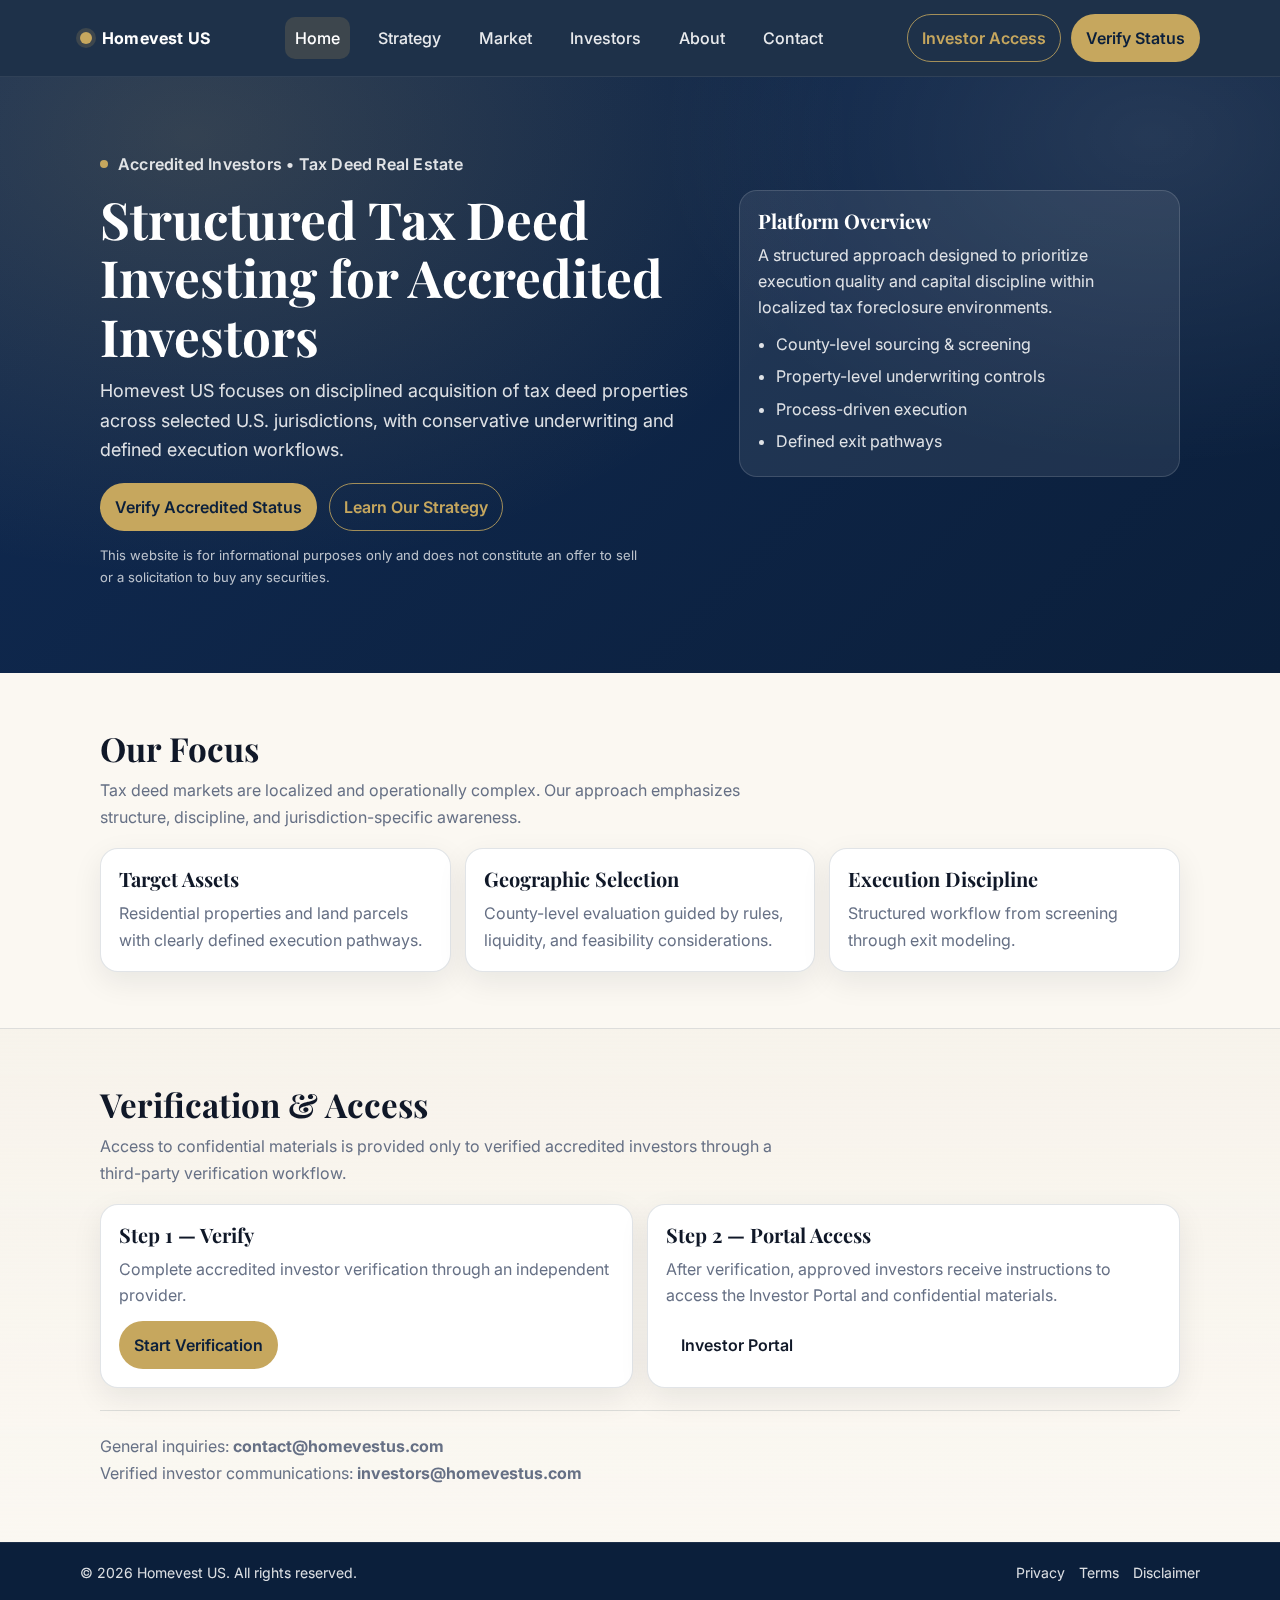
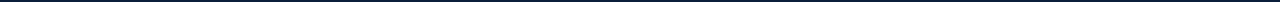
<file: index.html>
<!doctype html>
<html lang="en">
<head>
  <meta charset="utf-8" />
  <meta name="viewport" content="width=device-width,initial-scale=1" />
  <title>Homevest US | Tax Deed Investment Platform</title>
  <meta name="description" content="Homevest US is a boutique tax deed real estate investment platform structured for accredited investors." />
  <link rel="stylesheet" href="assets/css/styles.css" />
</head>
<body>
<a class="skip" href="#content">Skip to content</a>
<header id="siteHeader">
  <div class="container navbar">
    <a class="brand" href="index.html"><span class="mark" aria-hidden="true"></span><span>Homevest US</span></a>

    <nav class="navlinks" aria-label="Primary navigation">
      <a class="active" href="index.html">Home</a>
      <a class="" href="strategy.html">Strategy</a>
      <a class="" href="market.html">Market</a>
      <a class="" href="investors.html">Investors</a>
      <a class="" href="about.html">About</a>
      <a class="" href="contact.html">Contact</a>
    </nav>

    <div class="cta" aria-label="Call to action">
      <a class="btn ghost" href="investors.html">Investor Access</a>
      <a class="btn primary" href="verify.html">Verify Status</a>
    </div>

    <button class="menu-btn" type="button" aria-label="Open menu" aria-expanded="false" onclick="toggleNav()">
      <span class="bars" aria-hidden="true"><span></span><span></span><span></span></span>
    </button>
  </div>
</header>
<main id="content">
<section class="hero">
  <div class="container">
    <div class="kicker"><span class="dot" aria-hidden="true"></span>Accredited Investors • Tax Deed Real Estate</div>
    <div class="hero-grid">
      <div>
        <h1>Structured Tax Deed Investing for Accredited Investors</h1>
        <p class="lead">
          Homevest US focuses on disciplined acquisition of tax deed properties across selected U.S. jurisdictions,
          with conservative underwriting and defined execution workflows.
        </p>
        <div class="hero-actions">
          <a class="btn primary" href="verify.html">Verify Accredited Status</a>
          <a class="btn ghost" href="strategy.html">Learn Our Strategy</a>
        </div>
        <p class="note">
          This website is for informational purposes only and does not constitute an offer to sell or a solicitation to buy any securities.
        </p>
      </div>

      <aside class="panel" aria-label="Platform overview">
        <h3>Platform Overview</h3>
        <p style="margin:8px 0 0;color:rgba(255,255,255,.86)">
          A structured approach designed to prioritize execution quality and capital discipline within localized tax foreclosure environments.
        </p>
        <ul>
          <li>County-level sourcing & screening</li>
          <li>Property-level underwriting controls</li>
          <li>Process-driven execution</li>
          <li>Defined exit pathways</li>
        </ul>
      </aside>
    </div>
  </div>
</section>

<section class="section">
  <div class="container">
    <div class="section-title">
      <div>
        <h2>Our Focus</h2>
        <p>Tax deed markets are localized and operationally complex. Our approach emphasizes structure, discipline, and jurisdiction-specific awareness.</p>
      </div>
    </div>

    <div class="cards">
      <div class="card">
        <h3>Target Assets</h3>
        <p>Residential properties and land parcels with clearly defined execution pathways.</p>
      </div>
      <div class="card">
        <h3>Geographic Selection</h3>
        <p>County-level evaluation guided by rules, liquidity, and feasibility considerations.</p>
      </div>
      <div class="card">
        <h3>Execution Discipline</h3>
        <p>Structured workflow from screening through exit modeling.</p>
      </div>
    </div>
  </div>
</section>

<section class="section band">
  <div class="container">
    <div class="section-title">
      <div>
        <h2>Verification & Access</h2>
        <p>Access to confidential materials is provided only to verified accredited investors through a third-party verification workflow.</p>
      </div>
    </div>

    <div class="two-col">
      <div class="box">
        <h3>Step 1 — Verify</h3>
        <p>Complete accredited investor verification through an independent provider.</p>
        <div style="margin-top:12px;">
          <a class="btn primary" href="verify.html">Start Verification</a>
        </div>
      </div>
      <div class="box">
        <h3>Step 2 — Portal Access</h3>
        <p>After verification, approved investors receive instructions to access the Investor Portal and confidential materials.</p>
        <div style="margin-top:12px;">
          <a class="btn" href="portal.html">Investor Portal</a>
        </div>
      </div>
    </div>

    <hr class="sep" />
    <p style="margin:0;color:var(--muted)">
      General inquiries: <strong>contact@homevestus.com</strong><br/>
      Verified investor communications: <strong>investors@homevestus.com</strong>
    </p>
  </div>
</section>
</main>
<footer>
  <div class="container footer-grid">
    <div>© <span id="y"></span> Homevest US. All rights reserved.</div>
    <div class="footer-links">
      <a href="privacy.html">Privacy</a>
      <a href="terms.html">Terms</a>
      <a href="disclaimer.html">Disclaimer</a>
    </div>
  </div>
</footer>

<script>
  document.getElementById("y").textContent = new Date().getFullYear();

  function toggleNav(){
    const header = document.getElementById("siteHeader");
    const isOpen = header.classList.toggle("nav-open");
    const btn = header.querySelector(".menu-btn");
    btn.setAttribute("aria-expanded", isOpen ? "true" : "false");
  }

  document.addEventListener("click", function(e){
    const header = document.getElementById("siteHeader");
    if(!header.classList.contains("nav-open")) return;
    if(e.target.closest(".navlinks a")){
      header.classList.remove("nav-open");
      const btn = header.querySelector(".menu-btn");
      if(btn) btn.setAttribute("aria-expanded","false");
    }
  });
</script>
</body>
</html>
</file>
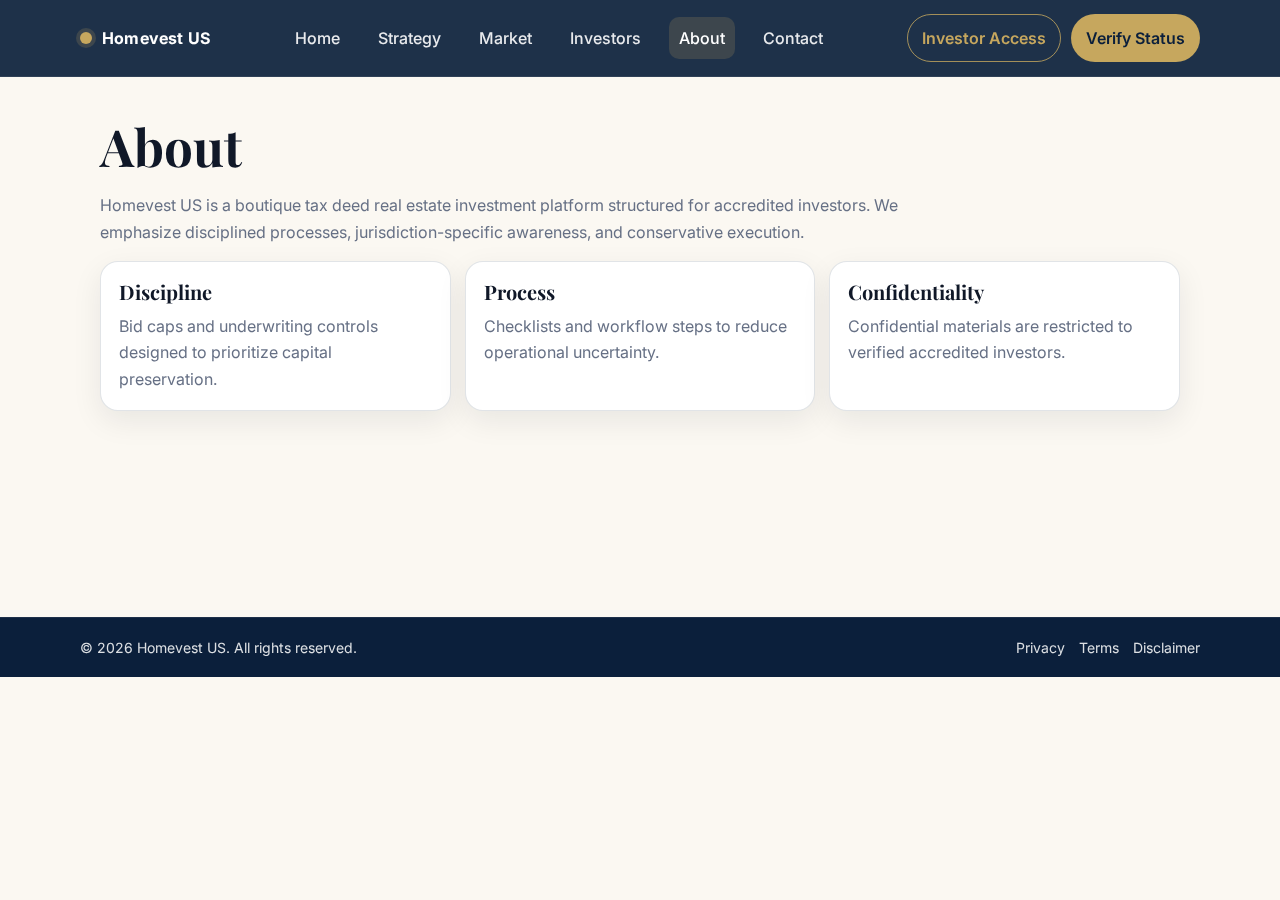
<file: about.html>
<!doctype html>
<html lang="en">
<head>
  <meta charset="utf-8" />
  <meta name="viewport" content="width=device-width,initial-scale=1" />
  <title>About | Homevest US</title>
  <meta name="description" content="About Homevest US and its disciplined approach to tax deed investing." />
  <link rel="stylesheet" href="assets/css/styles.css" />
</head>
<body>
<a class="skip" href="#content">Skip to content</a>
<header id="siteHeader">
  <div class="container navbar">
    <a class="brand" href="index.html"><span class="mark" aria-hidden="true"></span><span>Homevest US</span></a>

    <nav class="navlinks" aria-label="Primary navigation">
      <a class="" href="index.html">Home</a>
      <a class="" href="strategy.html">Strategy</a>
      <a class="" href="market.html">Market</a>
      <a class="" href="investors.html">Investors</a>
      <a class="active" href="about.html">About</a>
      <a class="" href="contact.html">Contact</a>
    </nav>

    <div class="cta" aria-label="Call to action">
      <a class="btn ghost" href="investors.html">Investor Access</a>
      <a class="btn primary" href="verify.html">Verify Status</a>
    </div>

    <button class="menu-btn" type="button" aria-label="Open menu" aria-expanded="false" onclick="toggleNav()">
      <span class="bars" aria-hidden="true"><span></span><span></span><span></span></span>
    </button>
  </div>
</header>
<main id="content">
<section class="page">
  <div class="container">
    <h1>About</h1>
    <p style="color:var(--muted);max-width:85ch">
      Homevest US is a boutique tax deed real estate investment platform structured for accredited investors.
      We emphasize disciplined processes, jurisdiction-specific awareness, and conservative execution.
    </p>

    <div class="cards" style="margin-top:16px;">
      <div class="card">
        <h3>Discipline</h3>
        <p>Bid caps and underwriting controls designed to prioritize capital preservation.</p>
      </div>
      <div class="card">
        <h3>Process</h3>
        <p>Checklists and workflow steps to reduce operational uncertainty.</p>
      </div>
      <div class="card">
        <h3>Confidentiality</h3>
        <p>Confidential materials are restricted to verified accredited investors.</p>
      </div>
    </div>
  </div>
</section>
</main>
<footer>
  <div class="container footer-grid">
    <div>© <span id="y"></span> Homevest US. All rights reserved.</div>
    <div class="footer-links">
      <a href="privacy.html">Privacy</a>
      <a href="terms.html">Terms</a>
      <a href="disclaimer.html">Disclaimer</a>
    </div>
  </div>
</footer>

<script>
  document.getElementById("y").textContent = new Date().getFullYear();

  function toggleNav(){
    const header = document.getElementById("siteHeader");
    const isOpen = header.classList.toggle("nav-open");
    const btn = header.querySelector(".menu-btn");
    btn.setAttribute("aria-expanded", isOpen ? "true" : "false");
  }

  document.addEventListener("click", function(e){
    const header = document.getElementById("siteHeader");
    if(!header.classList.contains("nav-open")) return;
    if(e.target.closest(".navlinks a")){
      header.classList.remove("nav-open");
      const btn = header.querySelector(".menu-btn");
      if(btn) btn.setAttribute("aria-expanded","false");
    }
  });
</script>
</body>
</html>
</file>
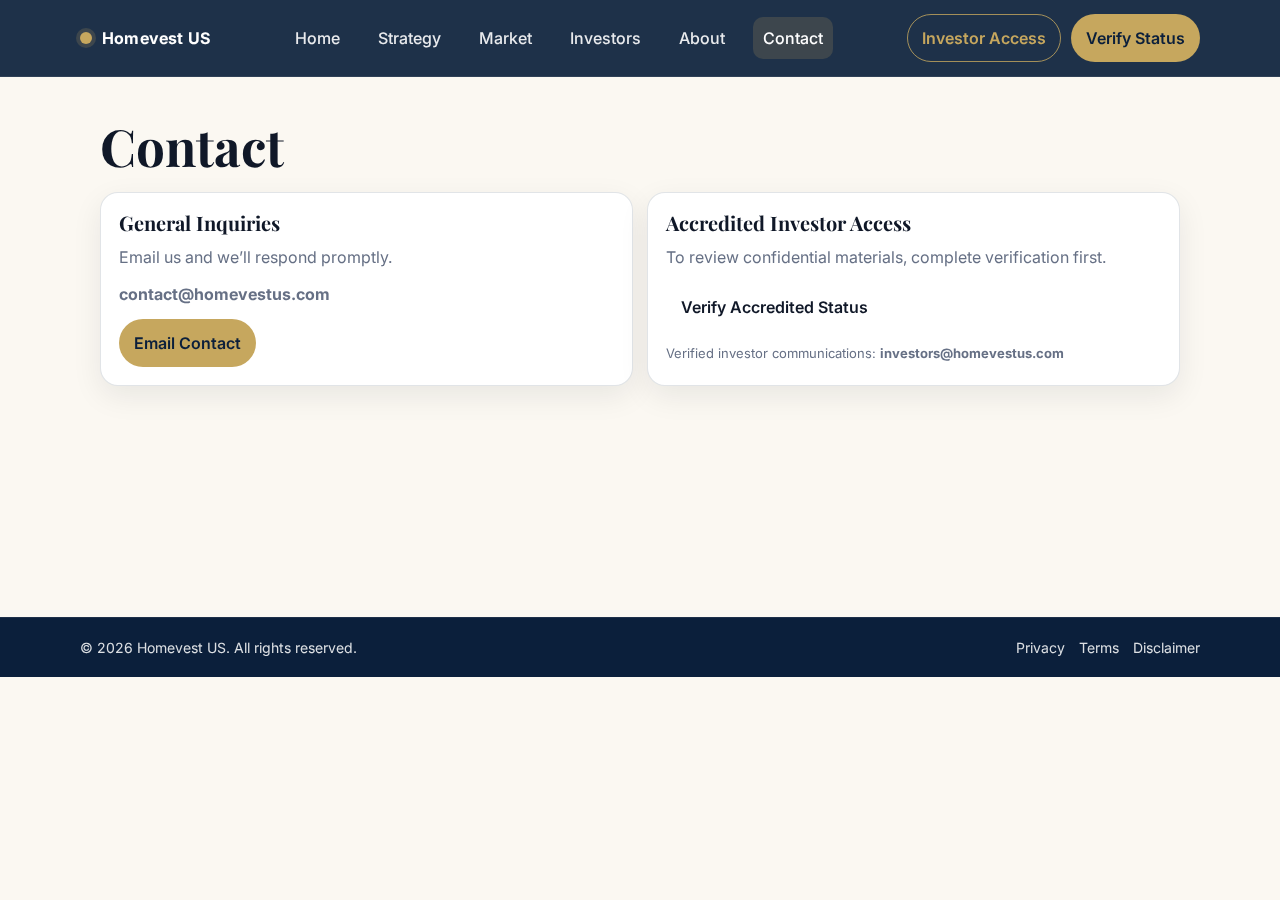
<file: contact.html>
<!doctype html>
<html lang="en">
<head>
  <meta charset="utf-8" />
  <meta name="viewport" content="width=device-width,initial-scale=1" />
  <title>Contact | Homevest US</title>
  <meta name="description" content="Contact Homevest US. Confidential materials available after verification." />
  <link rel="stylesheet" href="assets/css/styles.css" />
</head>
<body>
<a class="skip" href="#content">Skip to content</a>
<header id="siteHeader">
  <div class="container navbar">
    <a class="brand" href="index.html"><span class="mark" aria-hidden="true"></span><span>Homevest US</span></a>

    <nav class="navlinks" aria-label="Primary navigation">
      <a class="" href="index.html">Home</a>
      <a class="" href="strategy.html">Strategy</a>
      <a class="" href="market.html">Market</a>
      <a class="" href="investors.html">Investors</a>
      <a class="" href="about.html">About</a>
      <a class="active" href="contact.html">Contact</a>
    </nav>

    <div class="cta" aria-label="Call to action">
      <a class="btn ghost" href="investors.html">Investor Access</a>
      <a class="btn primary" href="verify.html">Verify Status</a>
    </div>

    <button class="menu-btn" type="button" aria-label="Open menu" aria-expanded="false" onclick="toggleNav()">
      <span class="bars" aria-hidden="true"><span></span><span></span><span></span></span>
    </button>
  </div>
</header>
<main id="content">
<section class="page">
  <div class="container">
    <h1>Contact</h1>
    <div class="two-col" style="margin-top:16px;">
      <div class="box">
        <h3>General Inquiries</h3>
        <p>Email us and we’ll respond promptly.</p>
        <p style="margin-top:10px;"><strong>contact@homevestus.com</strong></p>
        <div style="margin-top:12px;">
          <a class="btn primary" href="mailto:contact@homevestus.com?subject=Homevest%20US%20-%20Inquiry">Email Contact</a>
        </div>
      </div>
      <div class="box">
        <h3>Accredited Investor Access</h3>
        <p>To review confidential materials, complete verification first.</p>
        <div style="margin-top:12px;">
          <a class="btn" href="verify.html">Verify Accredited Status</a>
        </div>
        <p style="color:var(--muted);font-size:13px;margin-top:12px;">
          Verified investor communications: <strong>investors@homevestus.com</strong>
        </p>
      </div>
    </div>
  </div>
</section>
</main>
<footer>
  <div class="container footer-grid">
    <div>© <span id="y"></span> Homevest US. All rights reserved.</div>
    <div class="footer-links">
      <a href="privacy.html">Privacy</a>
      <a href="terms.html">Terms</a>
      <a href="disclaimer.html">Disclaimer</a>
    </div>
  </div>
</footer>

<script>
  document.getElementById("y").textContent = new Date().getFullYear();

  function toggleNav(){
    const header = document.getElementById("siteHeader");
    const isOpen = header.classList.toggle("nav-open");
    const btn = header.querySelector(".menu-btn");
    btn.setAttribute("aria-expanded", isOpen ? "true" : "false");
  }

  document.addEventListener("click", function(e){
    const header = document.getElementById("siteHeader");
    if(!header.classList.contains("nav-open")) return;
    if(e.target.closest(".navlinks a")){
      header.classList.remove("nav-open");
      const btn = header.querySelector(".menu-btn");
      if(btn) btn.setAttribute("aria-expanded","false");
    }
  });
</script>
</body>
</html>
</file>
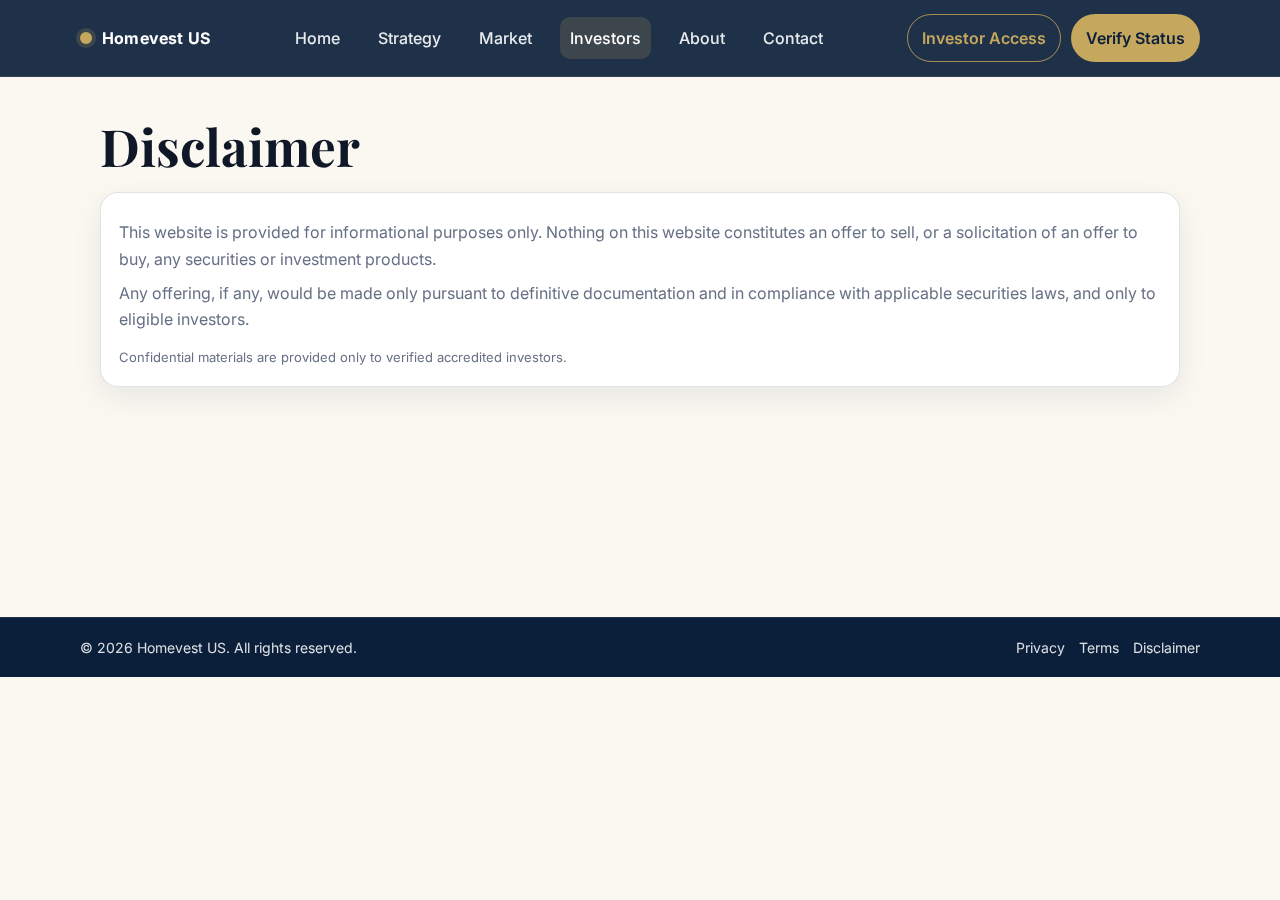
<file: disclaimer.html>
<!doctype html>
<html lang="en">
<head>
  <meta charset="utf-8" />
  <meta name="viewport" content="width=device-width,initial-scale=1" />
  <title>Disclaimer | Homevest US</title>
  <meta name="description" content="Important legal disclaimer and informational notice." />
  <link rel="stylesheet" href="assets/css/styles.css" />
</head>
<body>
<a class="skip" href="#content">Skip to content</a>
<header id="siteHeader">
  <div class="container navbar">
    <a class="brand" href="index.html"><span class="mark" aria-hidden="true"></span><span>Homevest US</span></a>

    <nav class="navlinks" aria-label="Primary navigation">
      <a class="" href="index.html">Home</a>
      <a class="" href="strategy.html">Strategy</a>
      <a class="" href="market.html">Market</a>
      <a class="active" href="investors.html">Investors</a>
      <a class="" href="about.html">About</a>
      <a class="" href="contact.html">Contact</a>
    </nav>

    <div class="cta" aria-label="Call to action">
      <a class="btn ghost" href="investors.html">Investor Access</a>
      <a class="btn primary" href="verify.html">Verify Status</a>
    </div>

    <button class="menu-btn" type="button" aria-label="Open menu" aria-expanded="false" onclick="toggleNav()">
      <span class="bars" aria-hidden="true"><span></span><span></span><span></span></span>
    </button>
  </div>
</header>
<main id="content">
<section class="page">
  <div class="container">
    <h1>Disclaimer</h1>
    <div class="box" style="margin-top:16px;">
      <p>
        This website is provided for informational purposes only. Nothing on this website constitutes an offer to sell,
        or a solicitation of an offer to buy, any securities or investment products.
      </p>
      <p>
        Any offering, if any, would be made only pursuant to definitive documentation and in compliance with applicable
        securities laws, and only to eligible investors.
      </p>
      <p style="color:var(--muted);font-size:13px;margin-top:14px;">
        Confidential materials are provided only to verified accredited investors.
      </p>
    </div>
  </div>
</section>
</main>
<footer>
  <div class="container footer-grid">
    <div>© <span id="y"></span> Homevest US. All rights reserved.</div>
    <div class="footer-links">
      <a href="privacy.html">Privacy</a>
      <a href="terms.html">Terms</a>
      <a href="disclaimer.html">Disclaimer</a>
    </div>
  </div>
</footer>

<script>
  document.getElementById("y").textContent = new Date().getFullYear();

  function toggleNav(){
    const header = document.getElementById("siteHeader");
    const isOpen = header.classList.toggle("nav-open");
    const btn = header.querySelector(".menu-btn");
    btn.setAttribute("aria-expanded", isOpen ? "true" : "false");
  }

  document.addEventListener("click", function(e){
    const header = document.getElementById("siteHeader");
    if(!header.classList.contains("nav-open")) return;
    if(e.target.closest(".navlinks a")){
      header.classList.remove("nav-open");
      const btn = header.querySelector(".menu-btn");
      if(btn) btn.setAttribute("aria-expanded","false");
    }
  });
</script>
</body>
</html>
</file>
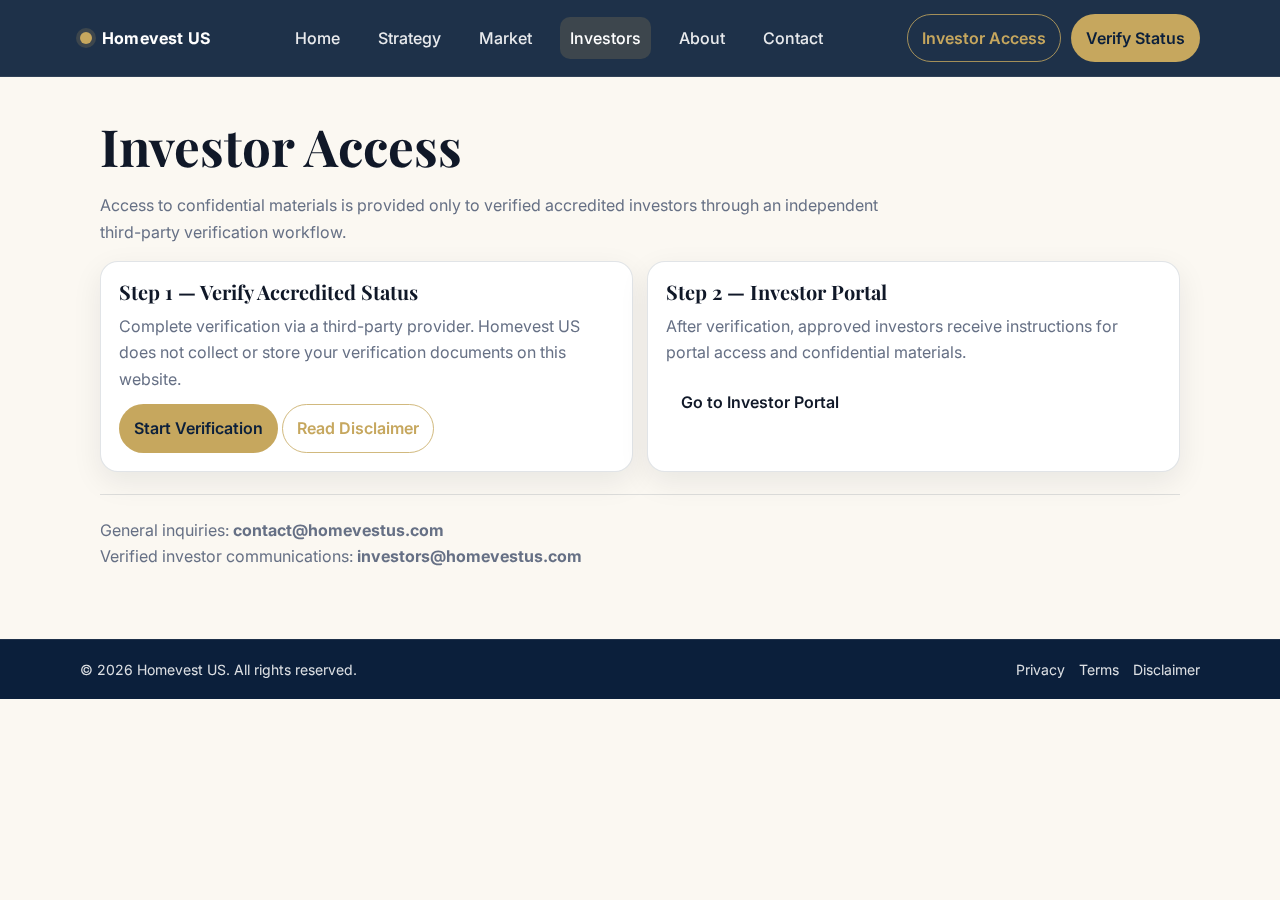
<file: investors.html>
<!doctype html>
<html lang="en">
<head>
  <meta charset="utf-8" />
  <meta name="viewport" content="width=device-width,initial-scale=1" />
  <title>Investors | Homevest US</title>
  <meta name="description" content="Accredited investor verification flow and access to confidential materials." />
  <link rel="stylesheet" href="assets/css/styles.css" />
</head>
<body>
<a class="skip" href="#content">Skip to content</a>
<header id="siteHeader">
  <div class="container navbar">
    <a class="brand" href="index.html"><span class="mark" aria-hidden="true"></span><span>Homevest US</span></a>

    <nav class="navlinks" aria-label="Primary navigation">
      <a class="" href="index.html">Home</a>
      <a class="" href="strategy.html">Strategy</a>
      <a class="" href="market.html">Market</a>
      <a class="active" href="investors.html">Investors</a>
      <a class="" href="about.html">About</a>
      <a class="" href="contact.html">Contact</a>
    </nav>

    <div class="cta" aria-label="Call to action">
      <a class="btn ghost" href="investors.html">Investor Access</a>
      <a class="btn primary" href="verify.html">Verify Status</a>
    </div>

    <button class="menu-btn" type="button" aria-label="Open menu" aria-expanded="false" onclick="toggleNav()">
      <span class="bars" aria-hidden="true"><span></span><span></span><span></span></span>
    </button>
  </div>
</header>
<main id="content">
<section class="page">
  <div class="container">
    <h1>Investor Access</h1>
    <p style="color:var(--muted);max-width:80ch">
      Access to confidential materials is provided only to verified accredited investors through an independent third-party verification workflow.
    </p>

    <div class="two-col" style="margin-top:16px;">
      <div class="box">
        <h3>Step 1 — Verify Accredited Status</h3>
        <p>Complete verification via a third-party provider. Homevest US does not collect or store your verification documents on this website.</p>
        <div style="margin-top:12px;">
          <a class="btn primary" href="verify.html">Start Verification</a>
          <a class="btn ghost" href="disclaimer.html">Read Disclaimer</a>
        </div>
      </div>

      <div class="box">
        <h3>Step 2 — Investor Portal</h3>
        <p>After verification, approved investors receive instructions for portal access and confidential materials.</p>
        <div style="margin-top:12px;">
          <a class="btn" href="portal.html">Go to Investor Portal</a>
        </div>
      </div>
    </div>

    <hr class="sep" />
    <p style="color:var(--muted);margin:0;">
      General inquiries: <strong>contact@homevestus.com</strong><br/>
      Verified investor communications: <strong>investors@homevestus.com</strong>
    </p>
  </div>
</section>
</main>
<footer>
  <div class="container footer-grid">
    <div>© <span id="y"></span> Homevest US. All rights reserved.</div>
    <div class="footer-links">
      <a href="privacy.html">Privacy</a>
      <a href="terms.html">Terms</a>
      <a href="disclaimer.html">Disclaimer</a>
    </div>
  </div>
</footer>

<script>
  document.getElementById("y").textContent = new Date().getFullYear();

  function toggleNav(){
    const header = document.getElementById("siteHeader");
    const isOpen = header.classList.toggle("nav-open");
    const btn = header.querySelector(".menu-btn");
    btn.setAttribute("aria-expanded", isOpen ? "true" : "false");
  }

  document.addEventListener("click", function(e){
    const header = document.getElementById("siteHeader");
    if(!header.classList.contains("nav-open")) return;
    if(e.target.closest(".navlinks a")){
      header.classList.remove("nav-open");
      const btn = header.querySelector(".menu-btn");
      if(btn) btn.setAttribute("aria-expanded","false");
    }
  });
</script>
</body>
</html>
</file>
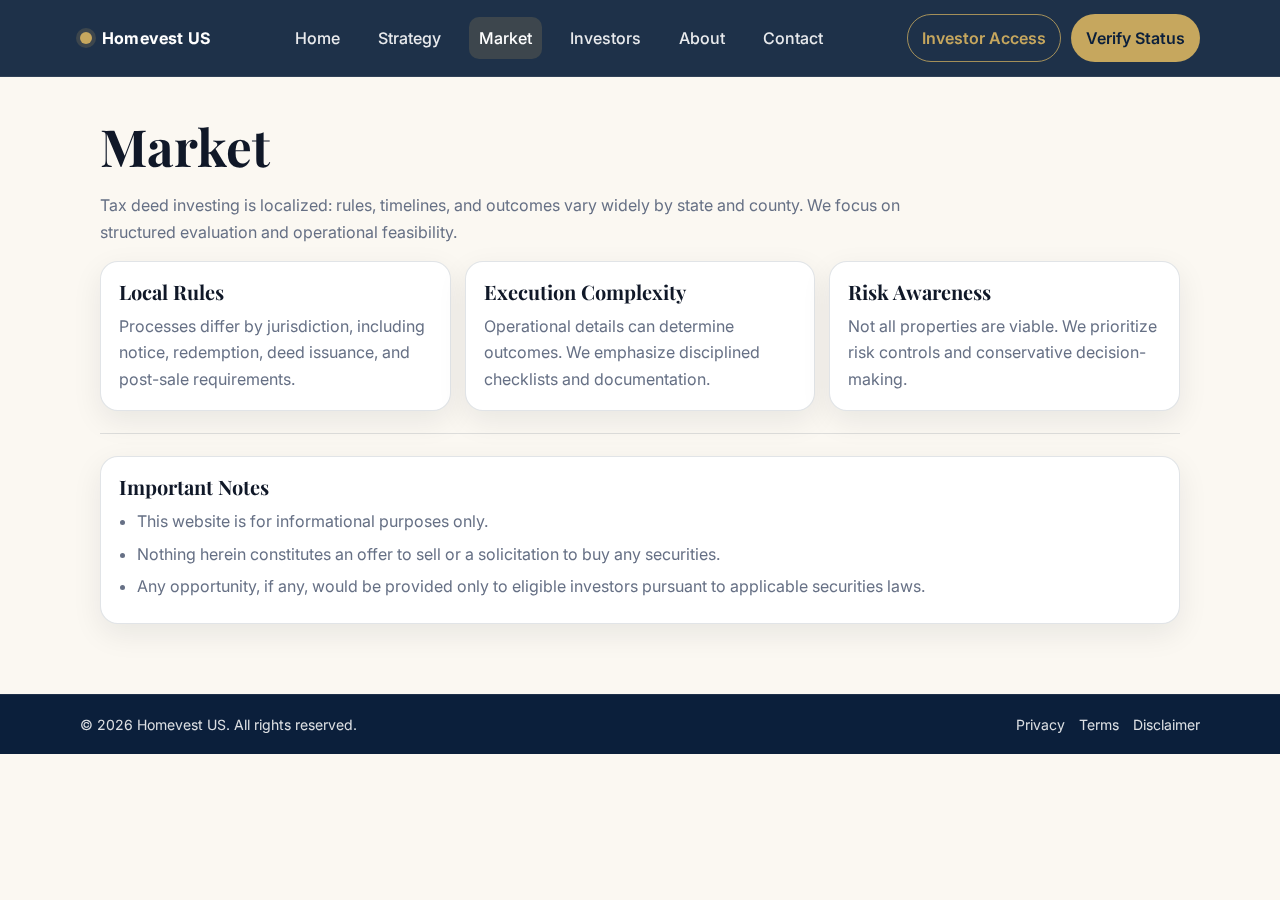
<file: market.html>
<!doctype html>
<html lang="en">
<head>
  <meta charset="utf-8" />
  <meta name="viewport" content="width=device-width,initial-scale=1" />
  <title>Market | Homevest US</title>
  <meta name="description" content="High-level overview of tax deed markets, process variability, and risk awareness." />
  <link rel="stylesheet" href="assets/css/styles.css" />
</head>
<body>
<a class="skip" href="#content">Skip to content</a>
<header id="siteHeader">
  <div class="container navbar">
    <a class="brand" href="index.html"><span class="mark" aria-hidden="true"></span><span>Homevest US</span></a>

    <nav class="navlinks" aria-label="Primary navigation">
      <a class="" href="index.html">Home</a>
      <a class="" href="strategy.html">Strategy</a>
      <a class="active" href="market.html">Market</a>
      <a class="" href="investors.html">Investors</a>
      <a class="" href="about.html">About</a>
      <a class="" href="contact.html">Contact</a>
    </nav>

    <div class="cta" aria-label="Call to action">
      <a class="btn ghost" href="investors.html">Investor Access</a>
      <a class="btn primary" href="verify.html">Verify Status</a>
    </div>

    <button class="menu-btn" type="button" aria-label="Open menu" aria-expanded="false" onclick="toggleNav()">
      <span class="bars" aria-hidden="true"><span></span><span></span><span></span></span>
    </button>
  </div>
</header>
<main id="content">
<section class="page">
  <div class="container">
    <h1>Market</h1>
    <p style="color:var(--muted);max-width:80ch">
      Tax deed investing is localized: rules, timelines, and outcomes vary widely by state and county.
      We focus on structured evaluation and operational feasibility.
    </p>

    <div class="cards" style="margin-top:16px;">
      <div class="card">
        <h3>Local Rules</h3>
        <p>Processes differ by jurisdiction, including notice, redemption, deed issuance, and post-sale requirements.</p>
      </div>
      <div class="card">
        <h3>Execution Complexity</h3>
        <p>Operational details can determine outcomes. We emphasize disciplined checklists and documentation.</p>
      </div>
      <div class="card">
        <h3>Risk Awareness</h3>
        <p>Not all properties are viable. We prioritize risk controls and conservative decision-making.</p>
      </div>
    </div>

    <hr class="sep" />
    <div class="box">
      <h3>Important Notes</h3>
      <ul>
        <li>This website is for informational purposes only.</li>
        <li>Nothing herein constitutes an offer to sell or a solicitation to buy any securities.</li>
        <li>Any opportunity, if any, would be provided only to eligible investors pursuant to applicable securities laws.</li>
      </ul>
    </div>
  </div>
</section>
</main>
<footer>
  <div class="container footer-grid">
    <div>© <span id="y"></span> Homevest US. All rights reserved.</div>
    <div class="footer-links">
      <a href="privacy.html">Privacy</a>
      <a href="terms.html">Terms</a>
      <a href="disclaimer.html">Disclaimer</a>
    </div>
  </div>
</footer>

<script>
  document.getElementById("y").textContent = new Date().getFullYear();

  function toggleNav(){
    const header = document.getElementById("siteHeader");
    const isOpen = header.classList.toggle("nav-open");
    const btn = header.querySelector(".menu-btn");
    btn.setAttribute("aria-expanded", isOpen ? "true" : "false");
  }

  document.addEventListener("click", function(e){
    const header = document.getElementById("siteHeader");
    if(!header.classList.contains("nav-open")) return;
    if(e.target.closest(".navlinks a")){
      header.classList.remove("nav-open");
      const btn = header.querySelector(".menu-btn");
      if(btn) btn.setAttribute("aria-expanded","false");
    }
  });
</script>
</body>
</html>
</file>
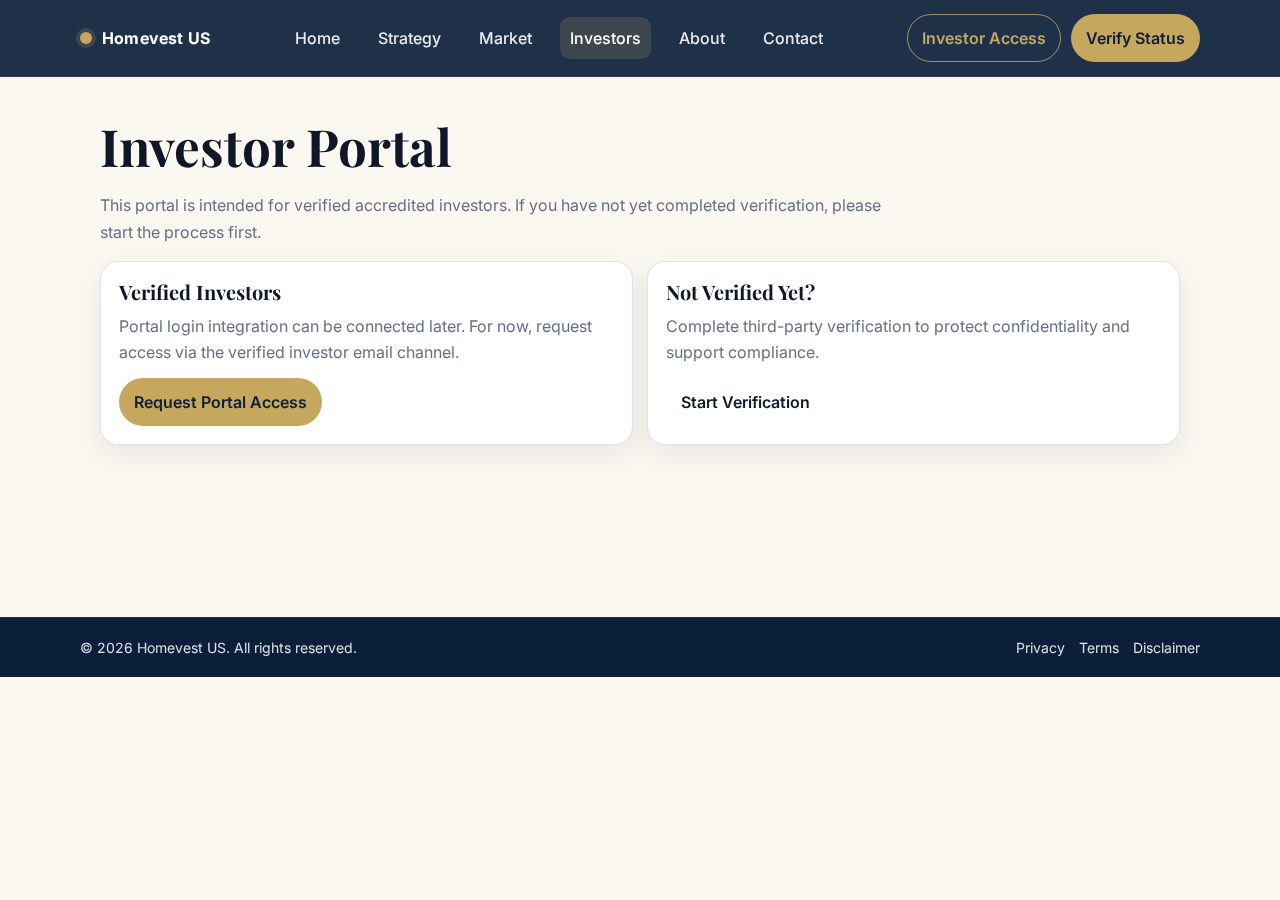
<file: portal.html>
<!doctype html>
<html lang="en">
<head>
  <meta charset="utf-8" />
  <meta name="viewport" content="width=device-width,initial-scale=1" />
  <title>Investor Portal | Homevest US</title>
  <meta name="description" content="Investor portal access for verified accredited investors." />
  <link rel="stylesheet" href="assets/css/styles.css" />
</head>
<body>
<a class="skip" href="#content">Skip to content</a>
<header id="siteHeader">
  <div class="container navbar">
    <a class="brand" href="index.html"><span class="mark" aria-hidden="true"></span><span>Homevest US</span></a>

    <nav class="navlinks" aria-label="Primary navigation">
      <a class="" href="index.html">Home</a>
      <a class="" href="strategy.html">Strategy</a>
      <a class="" href="market.html">Market</a>
      <a class="active" href="investors.html">Investors</a>
      <a class="" href="about.html">About</a>
      <a class="" href="contact.html">Contact</a>
    </nav>

    <div class="cta" aria-label="Call to action">
      <a class="btn ghost" href="investors.html">Investor Access</a>
      <a class="btn primary" href="verify.html">Verify Status</a>
    </div>

    <button class="menu-btn" type="button" aria-label="Open menu" aria-expanded="false" onclick="toggleNav()">
      <span class="bars" aria-hidden="true"><span></span><span></span><span></span></span>
    </button>
  </div>
</header>
<main id="content">
<section class="page">
  <div class="container">
    <h1>Investor Portal</h1>
    <p style="color:var(--muted);max-width:80ch">
      This portal is intended for verified accredited investors. If you have not yet completed verification, please start the process first.
    </p>

    <div class="two-col" style="margin-top:16px;">
      <div class="box">
        <h3>Verified Investors</h3>
        <p>Portal login integration can be connected later. For now, request access via the verified investor email channel.</p>
        <div style="margin-top:12px;">
          <a class="btn primary" href="mailto:investors@homevestus.com?subject=Investor%20Portal%20Access%20-%20Homevest%20US">Request Portal Access</a>
        </div>
      </div>

      <div class="box">
        <h3>Not Verified Yet?</h3>
        <p>Complete third-party verification to protect confidentiality and support compliance.</p>
        <div style="margin-top:12px;">
          <a class="btn" href="verify.html">Start Verification</a>
        </div>
      </div>
    </div>
  </div>
</section>
</main>
<footer>
  <div class="container footer-grid">
    <div>© <span id="y"></span> Homevest US. All rights reserved.</div>
    <div class="footer-links">
      <a href="privacy.html">Privacy</a>
      <a href="terms.html">Terms</a>
      <a href="disclaimer.html">Disclaimer</a>
    </div>
  </div>
</footer>

<script>
  document.getElementById("y").textContent = new Date().getFullYear();

  function toggleNav(){
    const header = document.getElementById("siteHeader");
    const isOpen = header.classList.toggle("nav-open");
    const btn = header.querySelector(".menu-btn");
    btn.setAttribute("aria-expanded", isOpen ? "true" : "false");
  }

  document.addEventListener("click", function(e){
    const header = document.getElementById("siteHeader");
    if(!header.classList.contains("nav-open")) return;
    if(e.target.closest(".navlinks a")){
      header.classList.remove("nav-open");
      const btn = header.querySelector(".menu-btn");
      if(btn) btn.setAttribute("aria-expanded","false");
    }
  });
</script>
</body>
</html>
</file>
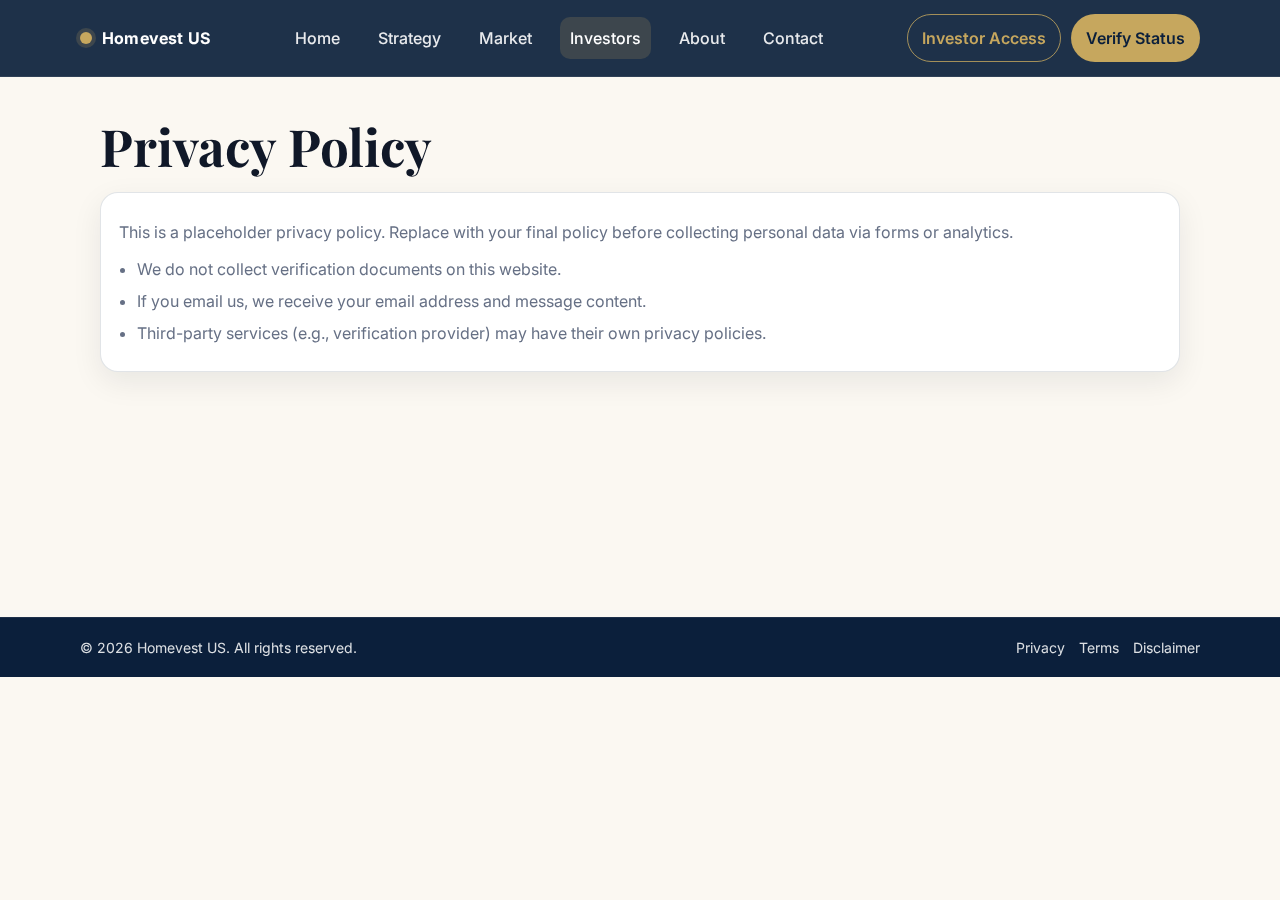
<file: privacy.html>
<!doctype html>
<html lang="en">
<head>
  <meta charset="utf-8" />
  <meta name="viewport" content="width=device-width,initial-scale=1" />
  <title>Privacy Policy | Homevest US</title>
  <meta name="description" content="Privacy policy placeholder for Homevest US." />
  <link rel="stylesheet" href="assets/css/styles.css" />
</head>
<body>
<a class="skip" href="#content">Skip to content</a>
<header id="siteHeader">
  <div class="container navbar">
    <a class="brand" href="index.html"><span class="mark" aria-hidden="true"></span><span>Homevest US</span></a>

    <nav class="navlinks" aria-label="Primary navigation">
      <a class="" href="index.html">Home</a>
      <a class="" href="strategy.html">Strategy</a>
      <a class="" href="market.html">Market</a>
      <a class="active" href="investors.html">Investors</a>
      <a class="" href="about.html">About</a>
      <a class="" href="contact.html">Contact</a>
    </nav>

    <div class="cta" aria-label="Call to action">
      <a class="btn ghost" href="investors.html">Investor Access</a>
      <a class="btn primary" href="verify.html">Verify Status</a>
    </div>

    <button class="menu-btn" type="button" aria-label="Open menu" aria-expanded="false" onclick="toggleNav()">
      <span class="bars" aria-hidden="true"><span></span><span></span><span></span></span>
    </button>
  </div>
</header>
<main id="content">
<section class="page">
  <div class="container">
    <h1>Privacy Policy</h1>
    <div class="box" style="margin-top:16px;">
      <p>
        This is a placeholder privacy policy. Replace with your final policy before collecting personal data via forms or analytics.
      </p>
      <ul>
        <li>We do not collect verification documents on this website.</li>
        <li>If you email us, we receive your email address and message content.</li>
        <li>Third-party services (e.g., verification provider) may have their own privacy policies.</li>
      </ul>
    </div>
  </div>
</section>
</main>
<footer>
  <div class="container footer-grid">
    <div>© <span id="y"></span> Homevest US. All rights reserved.</div>
    <div class="footer-links">
      <a href="privacy.html">Privacy</a>
      <a href="terms.html">Terms</a>
      <a href="disclaimer.html">Disclaimer</a>
    </div>
  </div>
</footer>

<script>
  document.getElementById("y").textContent = new Date().getFullYear();

  function toggleNav(){
    const header = document.getElementById("siteHeader");
    const isOpen = header.classList.toggle("nav-open");
    const btn = header.querySelector(".menu-btn");
    btn.setAttribute("aria-expanded", isOpen ? "true" : "false");
  }

  document.addEventListener("click", function(e){
    const header = document.getElementById("siteHeader");
    if(!header.classList.contains("nav-open")) return;
    if(e.target.closest(".navlinks a")){
      header.classList.remove("nav-open");
      const btn = header.querySelector(".menu-btn");
      if(btn) btn.setAttribute("aria-expanded","false");
    }
  });
</script>
</body>
</html>
</file>
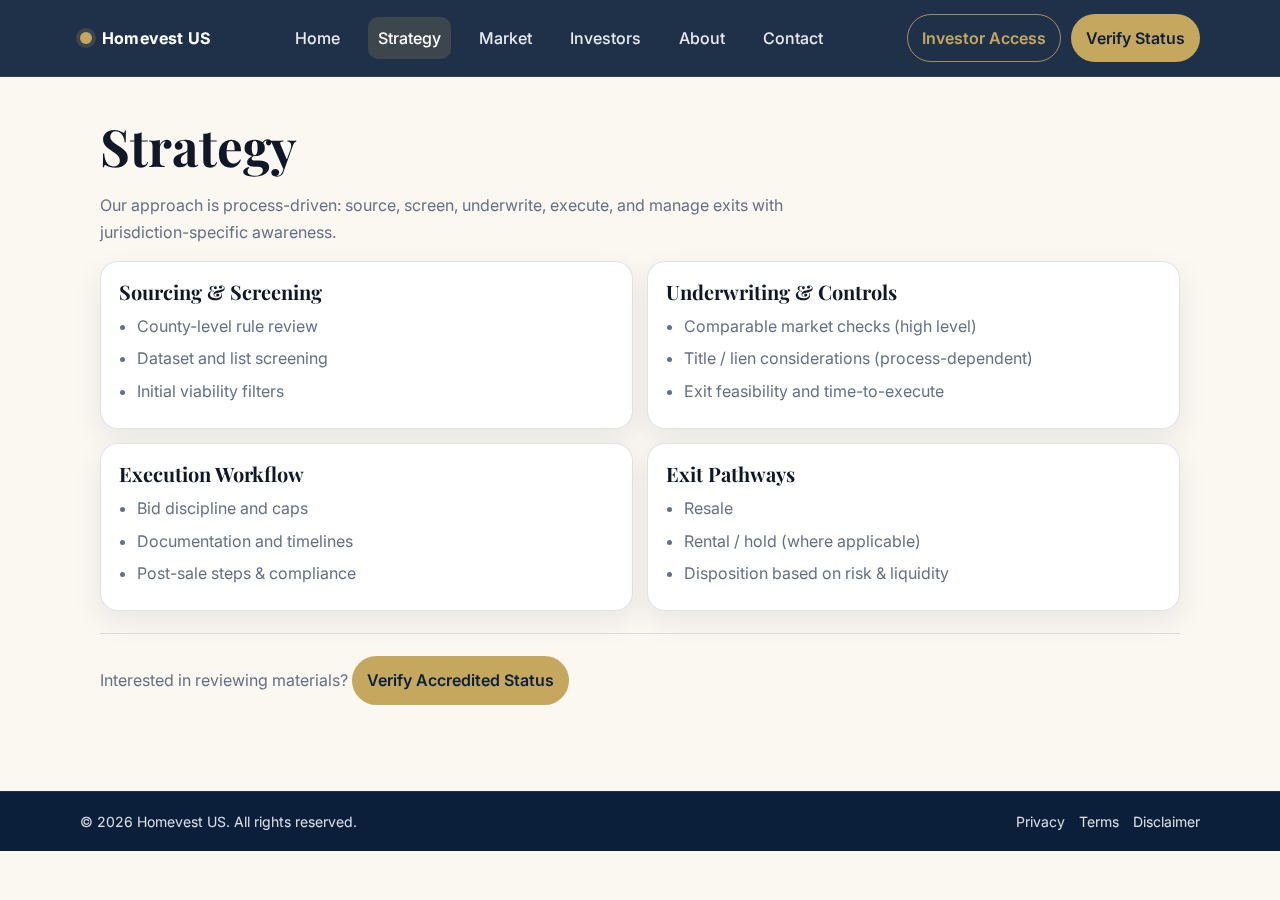
<file: strategy.html>
<!doctype html>
<html lang="en">
<head>
  <meta charset="utf-8" />
  <meta name="viewport" content="width=device-width,initial-scale=1" />
  <title>Strategy | Homevest US</title>
  <meta name="description" content="Disciplined tax deed sourcing, underwriting, execution, and exits." />
  <link rel="stylesheet" href="assets/css/styles.css" />
</head>
<body>
<a class="skip" href="#content">Skip to content</a>
<header id="siteHeader">
  <div class="container navbar">
    <a class="brand" href="index.html"><span class="mark" aria-hidden="true"></span><span>Homevest US</span></a>

    <nav class="navlinks" aria-label="Primary navigation">
      <a class="" href="index.html">Home</a>
      <a class="active" href="strategy.html">Strategy</a>
      <a class="" href="market.html">Market</a>
      <a class="" href="investors.html">Investors</a>
      <a class="" href="about.html">About</a>
      <a class="" href="contact.html">Contact</a>
    </nav>

    <div class="cta" aria-label="Call to action">
      <a class="btn ghost" href="investors.html">Investor Access</a>
      <a class="btn primary" href="verify.html">Verify Status</a>
    </div>

    <button class="menu-btn" type="button" aria-label="Open menu" aria-expanded="false" onclick="toggleNav()">
      <span class="bars" aria-hidden="true"><span></span><span></span><span></span></span>
    </button>
  </div>
</header>
<main id="content">
<section class="page">
  <div class="container">
    <h1>Strategy</h1>
    <p style="color:var(--muted);max-width:75ch">
      Our approach is process-driven: source, screen, underwrite, execute, and manage exits with jurisdiction-specific awareness.
    </p>

    <div class="two-col" style="margin-top:16px;">
      <div class="box">
        <h3>Sourcing & Screening</h3>
        <ul>
          <li>County-level rule review</li>
          <li>Dataset and list screening</li>
          <li>Initial viability filters</li>
        </ul>
      </div>
      <div class="box">
        <h3>Underwriting & Controls</h3>
        <ul>
          <li>Comparable market checks (high level)</li>
          <li>Title / lien considerations (process-dependent)</li>
          <li>Exit feasibility and time-to-execute</li>
        </ul>
      </div>
      <div class="box">
        <h3>Execution Workflow</h3>
        <ul>
          <li>Bid discipline and caps</li>
          <li>Documentation and timelines</li>
          <li>Post-sale steps & compliance</li>
        </ul>
      </div>
      <div class="box">
        <h3>Exit Pathways</h3>
        <ul>
          <li>Resale</li>
          <li>Rental / hold (where applicable)</li>
          <li>Disposition based on risk & liquidity</li>
        </ul>
      </div>
    </div>

    <hr class="sep" />
    <p style="color:var(--muted)">
      Interested in reviewing materials? <a class="btn primary" href="verify.html">Verify Accredited Status</a>
    </p>
  </div>
</section>
</main>
<footer>
  <div class="container footer-grid">
    <div>© <span id="y"></span> Homevest US. All rights reserved.</div>
    <div class="footer-links">
      <a href="privacy.html">Privacy</a>
      <a href="terms.html">Terms</a>
      <a href="disclaimer.html">Disclaimer</a>
    </div>
  </div>
</footer>

<script>
  document.getElementById("y").textContent = new Date().getFullYear();

  function toggleNav(){
    const header = document.getElementById("siteHeader");
    const isOpen = header.classList.toggle("nav-open");
    const btn = header.querySelector(".menu-btn");
    btn.setAttribute("aria-expanded", isOpen ? "true" : "false");
  }

  document.addEventListener("click", function(e){
    const header = document.getElementById("siteHeader");
    if(!header.classList.contains("nav-open")) return;
    if(e.target.closest(".navlinks a")){
      header.classList.remove("nav-open");
      const btn = header.querySelector(".menu-btn");
      if(btn) btn.setAttribute("aria-expanded","false");
    }
  });
</script>
</body>
</html>
</file>
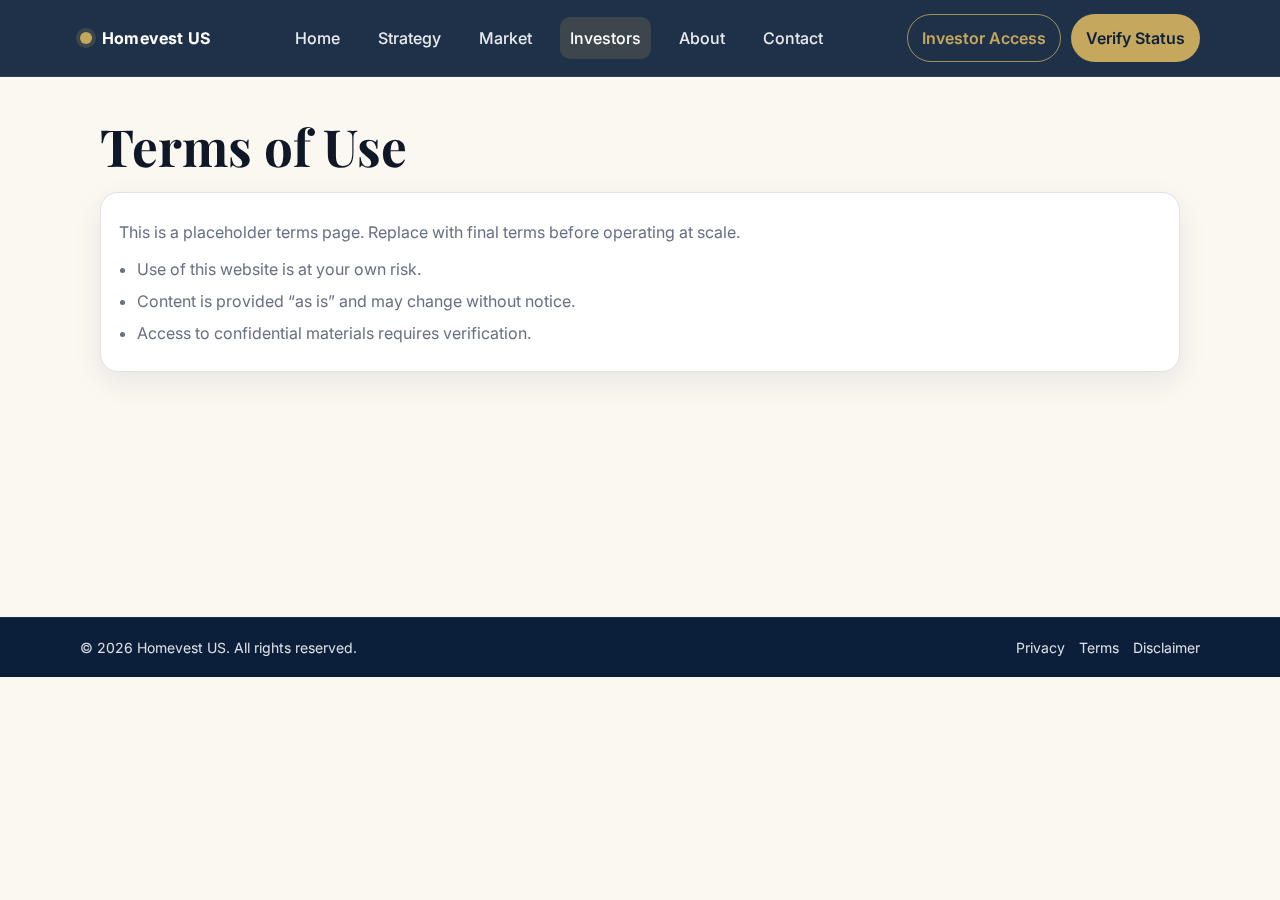
<file: terms.html>
<!doctype html>
<html lang="en">
<head>
  <meta charset="utf-8" />
  <meta name="viewport" content="width=device-width,initial-scale=1" />
  <title>Terms of Use | Homevest US</title>
  <meta name="description" content="Terms of use placeholder for Homevest US." />
  <link rel="stylesheet" href="assets/css/styles.css" />
</head>
<body>
<a class="skip" href="#content">Skip to content</a>
<header id="siteHeader">
  <div class="container navbar">
    <a class="brand" href="index.html"><span class="mark" aria-hidden="true"></span><span>Homevest US</span></a>

    <nav class="navlinks" aria-label="Primary navigation">
      <a class="" href="index.html">Home</a>
      <a class="" href="strategy.html">Strategy</a>
      <a class="" href="market.html">Market</a>
      <a class="active" href="investors.html">Investors</a>
      <a class="" href="about.html">About</a>
      <a class="" href="contact.html">Contact</a>
    </nav>

    <div class="cta" aria-label="Call to action">
      <a class="btn ghost" href="investors.html">Investor Access</a>
      <a class="btn primary" href="verify.html">Verify Status</a>
    </div>

    <button class="menu-btn" type="button" aria-label="Open menu" aria-expanded="false" onclick="toggleNav()">
      <span class="bars" aria-hidden="true"><span></span><span></span><span></span></span>
    </button>
  </div>
</header>
<main id="content">
<section class="page">
  <div class="container">
    <h1>Terms of Use</h1>
    <div class="box" style="margin-top:16px;">
      <p>
        This is a placeholder terms page. Replace with final terms before operating at scale.
      </p>
      <ul>
        <li>Use of this website is at your own risk.</li>
        <li>Content is provided “as is” and may change without notice.</li>
        <li>Access to confidential materials requires verification.</li>
      </ul>
    </div>
  </div>
</section>
</main>
<footer>
  <div class="container footer-grid">
    <div>© <span id="y"></span> Homevest US. All rights reserved.</div>
    <div class="footer-links">
      <a href="privacy.html">Privacy</a>
      <a href="terms.html">Terms</a>
      <a href="disclaimer.html">Disclaimer</a>
    </div>
  </div>
</footer>

<script>
  document.getElementById("y").textContent = new Date().getFullYear();

  function toggleNav(){
    const header = document.getElementById("siteHeader");
    const isOpen = header.classList.toggle("nav-open");
    const btn = header.querySelector(".menu-btn");
    btn.setAttribute("aria-expanded", isOpen ? "true" : "false");
  }

  document.addEventListener("click", function(e){
    const header = document.getElementById("siteHeader");
    if(!header.classList.contains("nav-open")) return;
    if(e.target.closest(".navlinks a")){
      header.classList.remove("nav-open");
      const btn = header.querySelector(".menu-btn");
      if(btn) btn.setAttribute("aria-expanded","false");
    }
  });
</script>
</body>
</html>
</file>
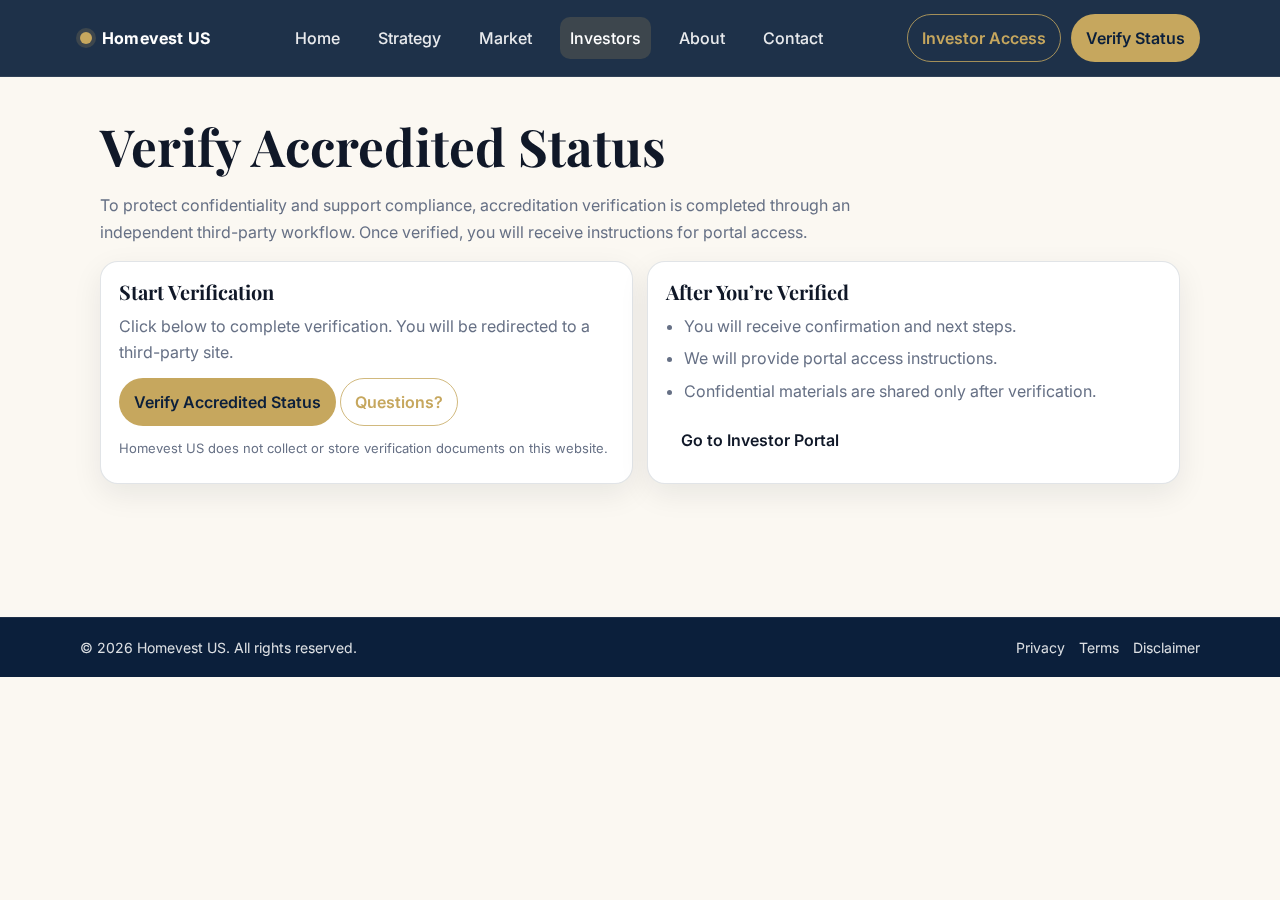
<file: verify.html>
<!doctype html>
<html lang="en">
<head>
  <meta charset="utf-8" />
  <meta name="viewport" content="width=device-width,initial-scale=1" />
  <title>Verify Accredited Status | Homevest US</title>
  <meta name="description" content="Third-party accredited investor verification for Homevest US." />
  <link rel="stylesheet" href="assets/css/styles.css" />
</head>
<body>
<a class="skip" href="#content">Skip to content</a>
<header id="siteHeader">
  <div class="container navbar">
    <a class="brand" href="index.html"><span class="mark" aria-hidden="true"></span><span>Homevest US</span></a>

    <nav class="navlinks" aria-label="Primary navigation">
      <a class="" href="index.html">Home</a>
      <a class="" href="strategy.html">Strategy</a>
      <a class="" href="market.html">Market</a>
      <a class="active" href="investors.html">Investors</a>
      <a class="" href="about.html">About</a>
      <a class="" href="contact.html">Contact</a>
    </nav>

    <div class="cta" aria-label="Call to action">
      <a class="btn ghost" href="investors.html">Investor Access</a>
      <a class="btn primary" href="verify.html">Verify Status</a>
    </div>

    <button class="menu-btn" type="button" aria-label="Open menu" aria-expanded="false" onclick="toggleNav()">
      <span class="bars" aria-hidden="true"><span></span><span></span><span></span></span>
    </button>
  </div>
</header>
<main id="content">
<section class="page">
  <div class="container">
    <h1>Verify Accredited Status</h1>
    <p style="color:var(--muted);max-width:80ch">
      To protect confidentiality and support compliance, accreditation verification is completed through an independent third-party workflow.
      Once verified, you will receive instructions for portal access.
    </p>

    <div class="two-col" style="margin-top:16px;">
      <div class="box">
        <h3>Start Verification</h3>
        <p>Click below to complete verification. You will be redirected to a third-party site.</p>
        <div style="margin-top:12px;">
          <a class="btn primary" href="PASTE_VERIFICATION_LINK_HERE" target="_blank" rel="noopener">Verify Accredited Status</a>
          <a class="btn ghost" href="contact.html">Questions?</a>
        </div>
        <p style="color:var(--muted);font-size:13px;margin-top:12px;">
          Homevest US does not collect or store verification documents on this website.
        </p>
      </div>

      <div class="box">
        <h3>After You’re Verified</h3>
        <ul>
          <li>You will receive confirmation and next steps.</li>
          <li>We will provide portal access instructions.</li>
          <li>Confidential materials are shared only after verification.</li>
        </ul>
        <div style="margin-top:12px;">
          <a class="btn" href="portal.html">Go to Investor Portal</a>
        </div>
      </div>
    </div>
  </div>
</section>
</main>
<footer>
  <div class="container footer-grid">
    <div>© <span id="y"></span> Homevest US. All rights reserved.</div>
    <div class="footer-links">
      <a href="privacy.html">Privacy</a>
      <a href="terms.html">Terms</a>
      <a href="disclaimer.html">Disclaimer</a>
    </div>
  </div>
</footer>

<script>
  document.getElementById("y").textContent = new Date().getFullYear();

  function toggleNav(){
    const header = document.getElementById("siteHeader");
    const isOpen = header.classList.toggle("nav-open");
    const btn = header.querySelector(".menu-btn");
    btn.setAttribute("aria-expanded", isOpen ? "true" : "false");
  }

  document.addEventListener("click", function(e){
    const header = document.getElementById("siteHeader");
    if(!header.classList.contains("nav-open")) return;
    if(e.target.closest(".navlinks a")){
      header.classList.remove("nav-open");
      const btn = header.querySelector(".menu-btn");
      if(btn) btn.setAttribute("aria-expanded","false");
    }
  });
</script>
</body>
</html>
</file>
<file: assets/css/styles.css>
@import url('https://fonts.googleapis.com/css2?family=Playfair+Display:wght@500;600;700&family=Inter:wght@300;400;500;600;700&display=swap');

:root{
  --navy:#0B1F3B;
  --navy2:#102A52;
  --beige:#F4EFE6;
  --beige2:#FBF8F2;
  --gold:#C6A75E;
  --text:#101828;
  --muted:#667085;
  --line:rgba(11,31,59,.12);
  --shadow: 0 10px 30px rgba(16,24,40,.08);
  --radius: 18px;
  --max:1120px;
}

*{box-sizing:border-box}
html{scroll-behavior:smooth}
body{
  margin:0;
  font-family:Inter,system-ui,-apple-system,Segoe UI,Roboto,Arial,sans-serif;
  background:var(--beige2);
  color:var(--text);
  line-height:1.65;
}

img{max-width:100%;height:auto;display:block}
a{color:inherit}
.container{max-width:var(--max);margin:0 auto;padding:0 20px}
.skip{
  position:absolute;left:-9999px;top:auto;width:1px;height:1px;overflow:hidden;
}
.skip:focus{left:16px;top:16px;width:auto;height:auto;background:#fff;padding:10px 12px;border-radius:10px;z-index:9999}

header{
  position:sticky;top:0;z-index:1000;
  background:rgba(11,31,59,.92);
  backdrop-filter:saturate(180%) blur(10px);
  color:#fff;
  border-bottom:1px solid rgba(255,255,255,.08);
}
.navbar{display:flex;align-items:center;justify-content:space-between;gap:14px;padding:14px 0;position:relative}
.brand{
  display:flex;align-items:center;gap:10px;
  color:#fff;text-decoration:none;font-weight:700;letter-spacing:.2px
}
.brand .mark{
  width:12px;height:12px;border-radius:999px;background:var(--gold);display:inline-block;
  box-shadow:0 0 0 4px rgba(198,167,94,.18);
}
.navlinks{
  display:flex;align-items:center;gap:18px;
}
.navlinks a{
  color:rgba(255,255,255,.9);
  text-decoration:none;
  font-weight:500;
  padding:8px 10px;border-radius:10px;
}
.navlinks a:hover{background:rgba(255,255,255,.08)}
.navlinks a.active{background:rgba(198,167,94,.18);color:#fff}

.cta{display:flex;align-items:center;gap:10px}

.btn{
  display:inline-flex;align-items:center;justify-content:center;
  gap:8px;
  padding:10px 14px;
  border-radius:999px;
  text-decoration:none;
  font-weight:600;
  border:1px solid transparent;
  white-space:nowrap;
}
.btn.primary{background:var(--gold);color:var(--navy);}
.btn.primary:hover{filter:brightness(.97)}
.btn.ghost{border-color:rgba(198,167,94,.8);color:var(--gold);background:transparent}
.btn.ghost:hover{background:rgba(198,167,94,.14)}
.btn{background:#fff0;color:inherit}
.btn:focus{outline:2px solid rgba(198,167,94,.55);outline-offset:2px}

.menu-btn{
  display:none;
  border:1px solid rgba(255,255,255,.18);
  background:rgba(255,255,255,.06);
  color:#fff;
  padding:10px 12px;
  border-radius:12px;
  cursor:pointer;
}
.menu-btn:active{transform:translateY(1px)}
.menu-btn .bars{
  width:18px;height:12px;display:inline-flex;flex-direction:column;justify-content:space-between;
}
.menu-btn .bars span{display:block;height:2px;background:#fff;border-radius:999px;opacity:.92}

main{min-height:60vh}
.page{padding:40px 0 70px}
.hero{
  background: radial-gradient(1200px 800px at 15% 10%, rgba(198,167,94,.20), transparent 55%),
              radial-gradient(900px 600px at 90% 10%, rgba(255,255,255,.10), transparent 55%),
              linear-gradient(135deg, var(--navy2), var(--navy));
  color:#fff;
  padding:72px 0;
}
.kicker{
  display:inline-flex;align-items:center;gap:10px;
  color:rgba(255,255,255,.86);
  font-weight:600;
  letter-spacing:.2px;
  margin-bottom:12px;
}
.kicker .dot{width:8px;height:8px;border-radius:999px;background:var(--gold)}
.hero-grid{
  display:grid;
  grid-template-columns: 1.25fr .9fr;
  gap:26px;
  align-items:start;
}
h1,h2,h3{font-family:"Playfair Display", serif;line-height:1.15;margin:0 0 10px}
h1{font-size: clamp(32px, 4vw, 52px);}
h2{font-size: clamp(24px, 2.6vw, 34px);}
h3{font-size: 20px;}
.lead{
  font-size: clamp(16px, 1.4vw, 18px);
  color:rgba(255,255,255,.86);
  max-width:60ch;
  margin: 10px 0 18px;
}
.hero-actions{display:flex;gap:12px;flex-wrap:wrap;margin-top:10px}
.note{font-size:13px;color:rgba(255,255,255,.72);max-width:68ch;margin-top:14px}

.panel{
  background:rgba(255,255,255,.08);
  border:1px solid rgba(255,255,255,.14);
  border-radius:var(--radius);
  padding:18px 18px 16px;
  box-shadow:none;
}
.panel ul{margin:10px 0 0;padding-left:18px;color:rgba(255,255,255,.86)}
.panel li{margin:6px 0}

.section{padding:56px 0}
.section.band{background:linear-gradient(180deg, rgba(244,239,230,.55), rgba(244,239,230,0)); border-top:1px solid var(--line)}
.section-title{display:flex;align-items:flex-end;justify-content:space-between;gap:18px;margin-bottom:18px}
.section-title p{margin:0;color:var(--muted);max-width:70ch}

.cards{
  display:grid;
  grid-template-columns: repeat(3, minmax(0,1fr));
  gap:14px;
}
.card{
  background:#fff;
  border:1px solid var(--line);
  border-radius:var(--radius);
  padding:18px;
  box-shadow: var(--shadow);
}
.card p{margin:8px 0 0;color:var(--muted)}

.two-col{
  display:grid;
  grid-template-columns: repeat(2, minmax(0,1fr));
  gap:14px;
}
.box{
  background:#fff;
  border:1px solid var(--line);
  border-radius:var(--radius);
  padding:18px;
  box-shadow: var(--shadow);
}
.box p{margin:8px 0 0;color:var(--muted)}
.box ul{margin:10px 0 0;padding-left:18px;color:var(--muted)}
.box li{margin:6px 0}

hr.sep{
  border:0;border-top:1px solid var(--line);
  margin:22px 0;
}

.footer-grid{
  display:flex;align-items:center;justify-content:space-between;gap:14px;
  padding:18px 0;
}
footer{
  background:var(--navy);
  color:rgba(255,255,255,.86);
  border-top:1px solid rgba(255,255,255,.08);
  font-size:14px;
}
.footer-links{display:flex;gap:14px;flex-wrap:wrap}
.footer-links a{color:rgba(255,255,255,.86);text-decoration:none}
.footer-links a:hover{text-decoration:underline}

/* ---- Mobile optimizations ---- */
@media (max-width: 920px){
  .hero-grid{grid-template-columns: 1fr;gap:16px}
  .cards{grid-template-columns: 1fr;gap:12px}
  .two-col{grid-template-columns: 1fr;gap:12px}
}

@media (max-width: 760px){
  .container{padding:0 16px}
  .cta{display:none}
  .menu-btn{display:inline-flex}
  .navlinks{
    display:none;
    position:absolute;
    left:0; right:0;
    top:58px;
    padding:12px 16px 16px;
    background:rgba(11,31,59,.98);
    border-bottom:1px solid rgba(255,255,255,.10);
    flex-direction:column;
    align-items:stretch;
    gap:8px;
  }
  header.nav-open .navlinks{display:flex}
  .navlinks a{padding:12px 12px}
  .hero{padding:56px 0}
  .footer-grid{flex-direction:column;align-items:flex-start}
}

/* Make tap targets bigger */
@media (pointer: coarse){
  .navlinks a{padding:12px 12px}
  .btn{padding:12px 16px}
}
</file>
